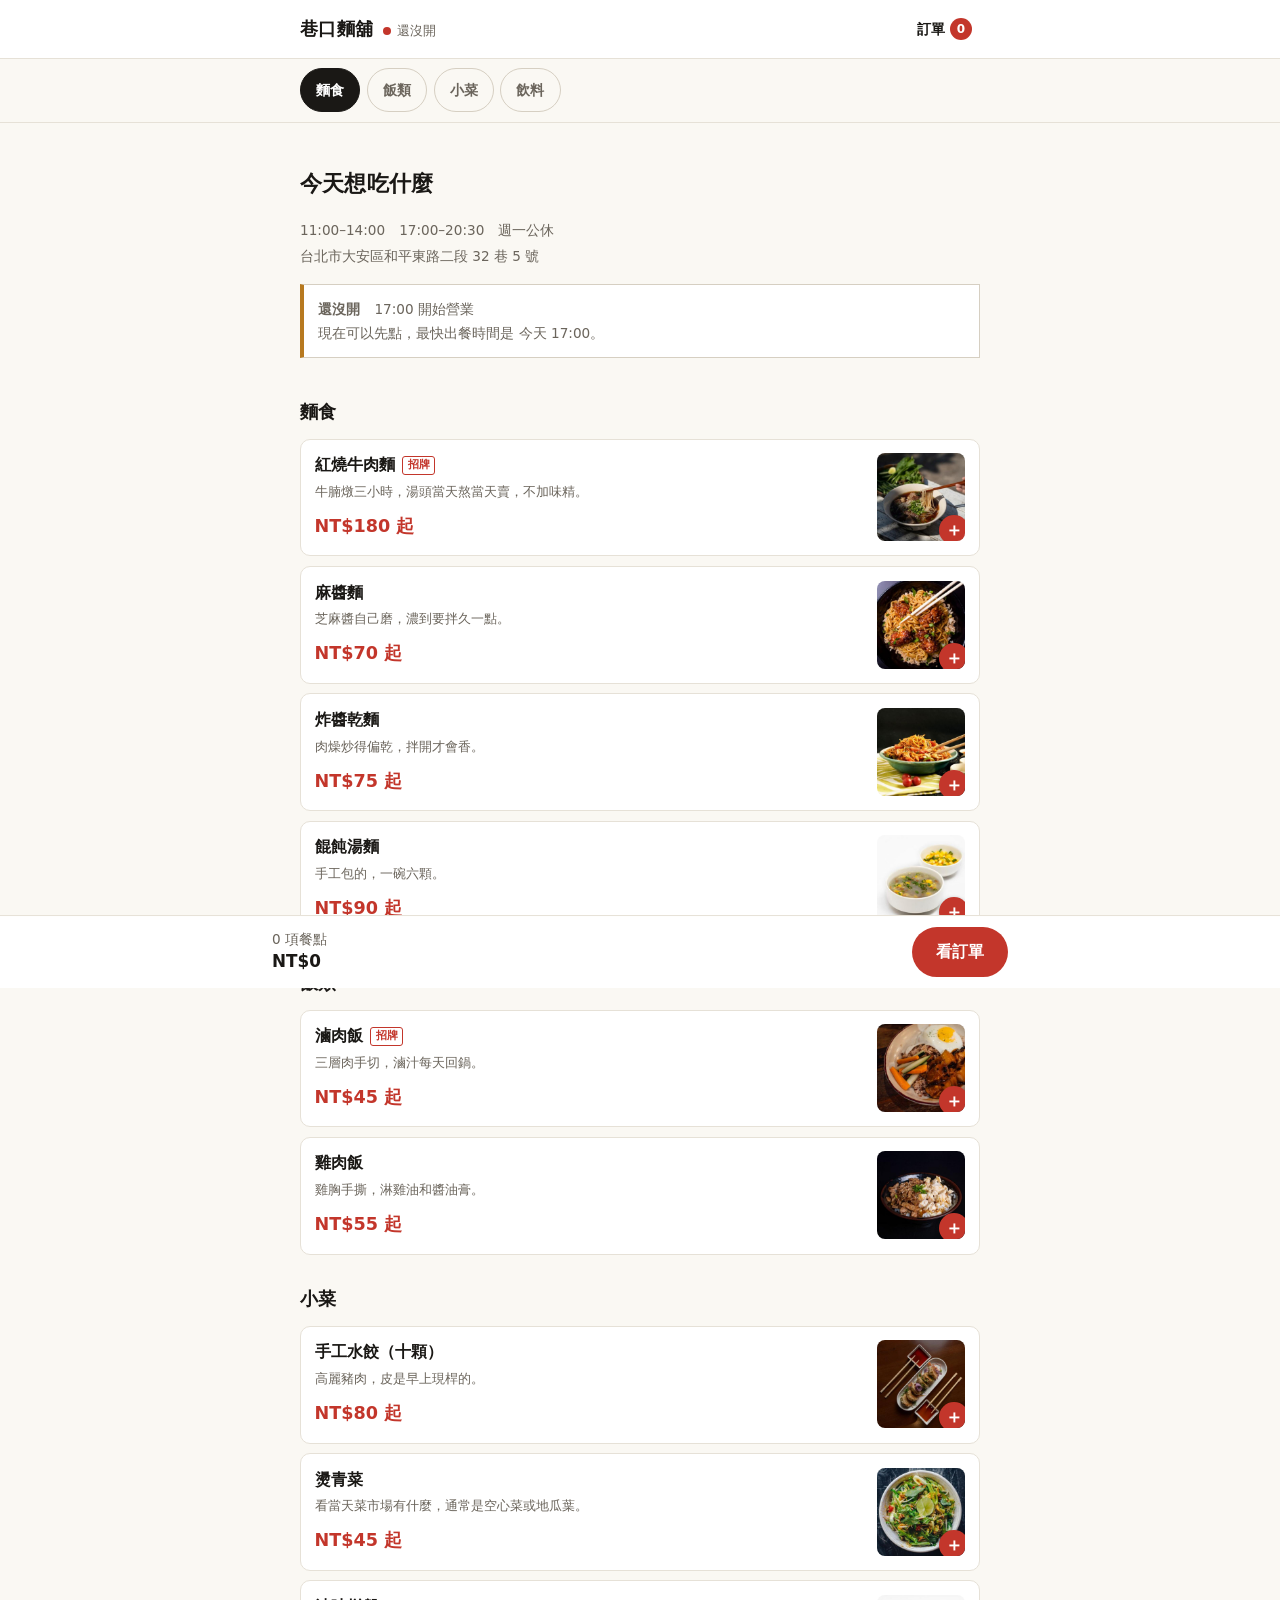
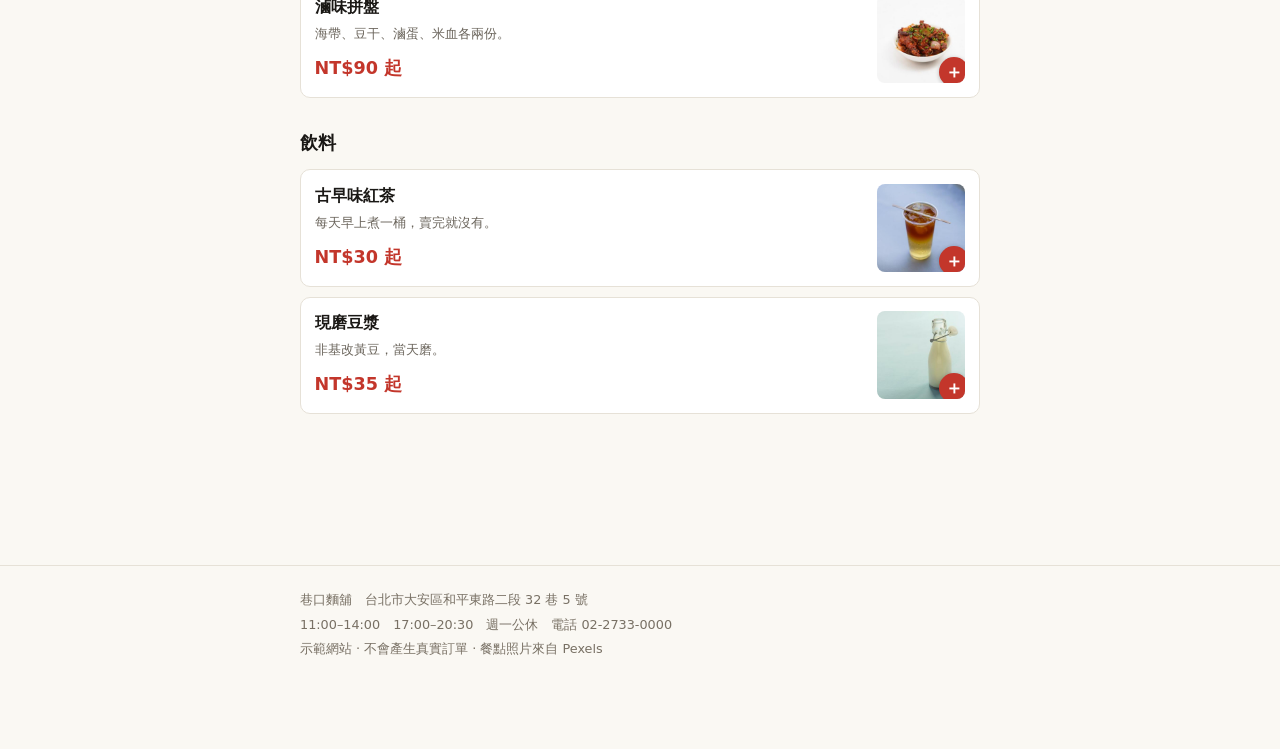
<file: index.html>
<!doctype html>
<html lang="zh-Hant">
<head>
<meta charset="utf-8">
<meta name="viewport" content="width=device-width, initial-scale=1">
<title>巷口麵舖 — 線上點餐</title>
<meta name="description" content="示範用的線上點餐系統。選餐點、加料、選用餐或外送時間，整套流程都能實際操作。">
<meta name="theme-color" content="#ffffff">
<link rel="icon" href="data:image/svg+xml,%3Csvg xmlns=%22http://www.w3.org/2000/svg%22 viewBox=%220 0 32 32%22%3E%3Crect width=%2232%22 height=%2232%22 rx=%226%22 fill=%22%23c3362b%22/%3E%3Cpath d=%22M8 12h16M8 17h16M8 22h10%22 stroke=%22%23fff%22 stroke-width=%222.4%22 stroke-linecap=%22round%22/%3E%3C/svg%3E">
<link rel="stylesheet" href="css/site.css?v=202609092252">
</head>
<body>

<nav class="cats" id="cats" aria-label="餐點分類"><div class="wrap cats-in" id="catsIn"></div></nav>

<main class="wrap page" style="padding-bottom:7rem">
  <section class="hero">
    <h1>今天想吃什麼</h1>
    <p class="meta" id="meta"></p>
    <div id="notice"></div>
  </section>
  <div id="menu"></div>
</main>

<script src="js/data.js?v=202609092252"></script>
<script src="js/hours.js?v=202609092252"></script>
<script src="js/store.js?v=202609092252"></script>
<script src="js/ui.js?v=202609092252"></script>
<script>
(function(){
UI.mount();

var st = Hours.status();
var slots = Hours.slots();
// 沒開也能點，只是變成預約下一個時段 —— 真實點餐 app 都是這樣，
// 也才不會讓客戶在非營業時間打開時什麼都試不了。
var shut = slots.length === 0;

document.getElementById('meta').innerHTML =
  esc(Hours.hoursText()) + '<br>' + esc(SHOP.addr);

document.getElementById('notice').innerHTML = shut
  ? '<div class="notice shut"><b>' + esc(st.text) + '</b>　' + esc(st.sub) + '</div>'
  : st.open
    ? '<div class="notice">' + esc(st.sub) + '　·　點餐後約 ' + SHOP.prepMinutes + ' 分鐘出餐</div>'
    : '<div class="notice"><b>' + esc(st.text) + '</b>　' + esc(st.sub) +
      (slots.length ? '<br>現在可以先點，最快出餐時間是 ' + esc(slots[0].sub) + ' ' + esc(slots[0].label) + '。' : '') + '</div>';

// 分類列
document.getElementById('catsIn').innerHTML = SHOP.cats.map(function(c,i){
  return '<a href="#c-'+c.id+'"'+(i===0?' aria-current="true"':'')+'>'+esc(c.name)+'</a>';
}).join('');

// 菜單
document.getElementById('menu').innerHTML = SHOP.cats.map(function(c){
  var list = SHOP.items.filter(function(m){ return m.cat === c.id; });
  if (!list.length) return '';
  return '<section class="sec" id="c-'+c.id+'"><h2>'+esc(c.name)+'</h2>' +
    '<div class="list">' + list.map(function(m){ return UI.dishHTML(m, shut); }).join('') + '</div></section>';
}).join('');

document.querySelectorAll('[data-dish]').forEach(function(b){
  b.onclick = function(){
    if (shut) { UI.toast('最近幾天都沒有營業時段'); return; }
    UI.openSheet(b.dataset.dish, b);
  };
});

// 捲到哪一區，分類列就標哪一個。直接比捲動位置，不用 IntersectionObserver ——
// 各區塊高度差很多，比較「可見比例」會選錯，而且沒有區塊落在判定帶時會留著舊的高亮。
var secs = [].slice.call(document.querySelectorAll('.sec'));
var tabs = [].slice.call(document.querySelectorAll('.cats a'));
var OFFSET = 150;                      // 頁首 + 分類列的高度，多留一點緩衝

function spy(){
  if (!secs.length) return;
  var y = window.scrollY + OFFSET;
  var cur = secs[0].id;
  secs.forEach(function(s){ if (s.offsetTop <= y) cur = s.id; });
  // 捲到底時直接標最後一區，免得最後一區太短永遠選不到
  if (window.innerHeight + window.scrollY >= document.body.scrollHeight - 4) {
    cur = secs[secs.length - 1].id;
  }
  tabs.forEach(function(t){
    if (t.getAttribute('href') === '#' + cur) t.setAttribute('aria-current','true');
    else t.removeAttribute('aria-current');
  });
}

var tick = false;
window.addEventListener('scroll', function(){
  if (tick) return;
  tick = true;
  requestAnimationFrame(function(){ tick = false; spy(); });
}, { passive: true });
window.addEventListener('resize', spy, { passive: true });
spy();
})();
</script>
</body>
</html>
</file>
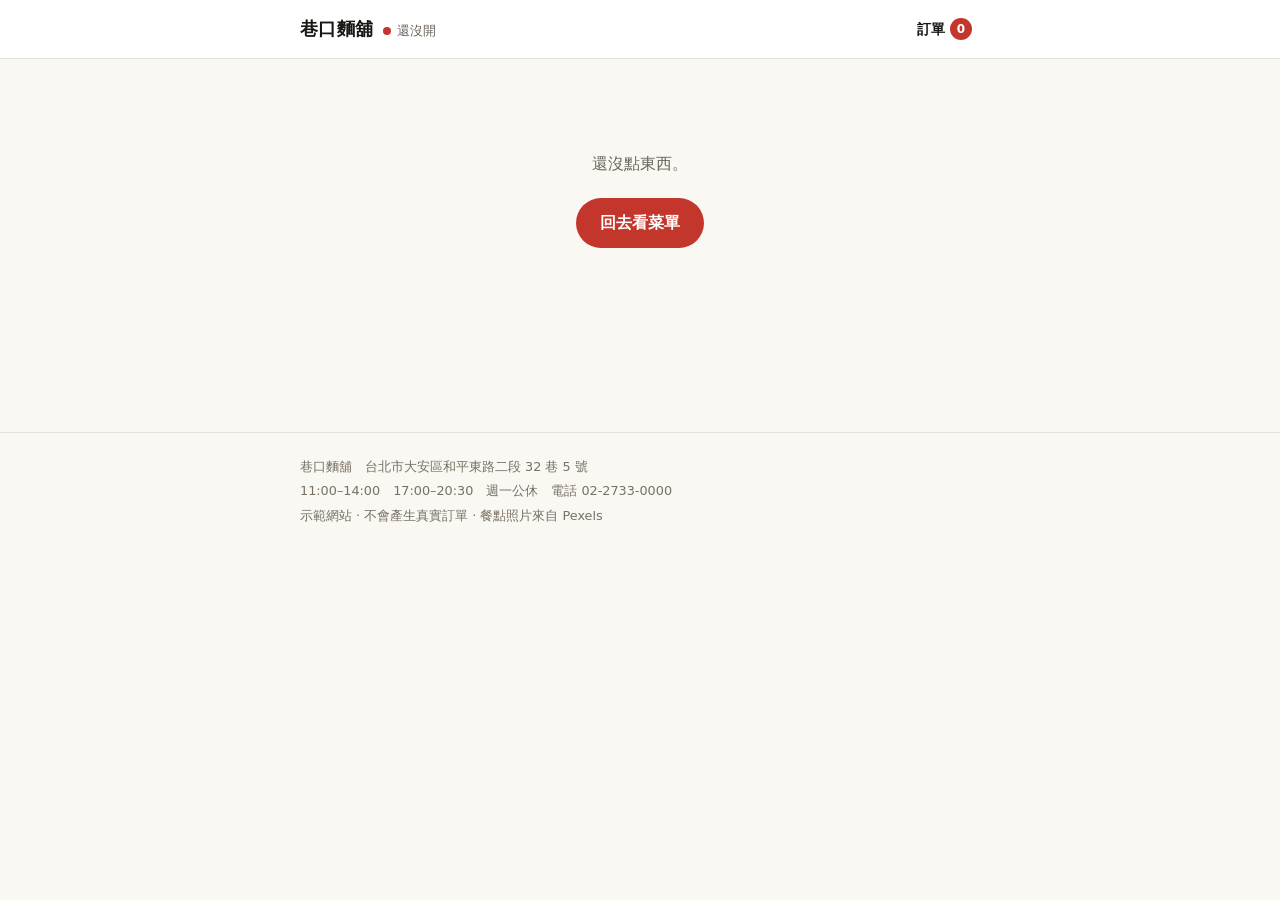
<file: cart.html>
<!doctype html>
<html lang="zh-Hant">
<head>
<meta charset="utf-8">
<meta name="viewport" content="width=device-width, initial-scale=1">
<title>你的訂單 — 巷口麵舖</title>
<meta name="theme-color" content="#ffffff">
<link rel="icon" href="data:image/svg+xml,%3Csvg xmlns=%22http://www.w3.org/2000/svg%22 viewBox=%220 0 32 32%22%3E%3Crect width=%2232%22 height=%2232%22 rx=%226%22 fill=%22%23c3362b%22/%3E%3Cpath d=%22M8 12h16M8 17h16M8 22h10%22 stroke=%22%23fff%22 stroke-width=%222.4%22 stroke-linecap=%22round%22/%3E%3C/svg%3E">
<link rel="stylesheet" href="css/site.css?v=202609092252">
</head>
<body>

<main class="wrap page" id="body"></main>

<script src="js/data.js?v=202609092252"></script>
<script src="js/hours.js?v=202609092252"></script>
<script src="js/store.js?v=202609092252"></script>
<script src="js/ui.js?v=202609092252"></script>
<script>
(function(){
UI.mount({ noBar: true });

function render(){
  var items = Order.items(), t = Order.totals(), b = document.getElementById('body');

  if (!items.length){
    b.innerHTML = '<div class="empty"><p>還沒點東西。</p><a class="btn" href="index.html">回去看菜單</a></div>';
    return;
  }

  b.innerHTML =
    '<h1>你的訂單</h1>' +
    '<div class="card">' +
      items.map(function(it,i){
        var m = SHOP.find(it.id), op = Order.describe(it);
        return '<div class="row">' +
          '<div><div class="nm">' + esc(m.name) + '</div>' +
            (op ? '<div class="op">' + esc(op) + '</div>' : '') +
            (it.note ? '<div class="nt">備註：' + esc(it.note) + '</div>' : '') +
            '<div class="tools">' +
              '<span class="qty"><button data-dec="' + i + '" aria-label="減少 ' + esc(m.name) + '">−</button>' +
              '<span>' + it.qty + '</span>' +
              '<button data-inc="' + i + '" aria-label="增加 ' + esc(m.name) + '"' + (it.qty >= 20 ? ' disabled' : '') + '>＋</button></span>' +
              '<button class="rm" data-rm="' + i + '">移除</button>' +
            '</div></div>' +
          '<div class="pr">' + money(Order.unitPrice(it) * it.qty) + '</div></div>';
      }).join('') +
    '</div>' +

    '<div class="card"><h2>怎麼拿</h2>' +
      '<div class="pick">' +
        [['dinein', UI.MODE.dinein.name, '店裡候位'],
         ['pickup', UI.MODE.pickup.name, '到店取餐'],
         ['delivery', UI.MODE.delivery.name, '低消 ' + money(SHOP.delivery.min)]].map(function(o){
          return '<button data-mode="' + o[0] + '" aria-pressed="' + (Order.mode()===o[0]) + '">' +
            o[1] + '<span class="s">' + o[2] + '</span></button>';
        }).join('') +
      '</div>' +
    '</div>' +

    '<div class="card">' +
      '<div class="tot">' +
        '<div><span>小計</span><span class="num">' + money(t.subtotal) + '</span></div>' +
        (Order.mode()==='delivery'
          ? '<div><span>外送費</span><span class="num">' + (t.fee ? money(t.fee) : '免外送費') + '</span></div>'
          : '') +
        '<div class="t"><span>合計</span><span class="num">' + money(t.total) + '</span></div>' +
      '</div>' +
      (t.shortOf > 0
        ? '<p class="warn">外送低消 ' + money(SHOP.delivery.min) + '，還差 ' + money(t.shortOf) + '</p>'
        : (Order.mode()==='delivery' && t.toFreeFee > 0
            ? '<p class="warn" style="color:var(--amber)">再 ' + money(t.toFreeFee) + ' 免外送費</p>' : '')) +
      '<a class="btn" id="go" href="checkout.html" style="width:100%;margin-top:1rem">' + UI.MODE[Order.mode()].btn + '</a>' +
      '<a class="btn btn-o" href="index.html" style="width:100%;margin-top:.6rem">再加點別的</a>' +
    '</div>';

  var go = document.getElementById('go');
  if (t.shortOf > 0){
    go.setAttribute('aria-disabled','true');
    go.style.background = 'var(--line-2)';
    go.onclick = function(e){ e.preventDefault(); UI.toast('外送還差 ' + money(t.shortOf) + ' 才到低消'); };
  }

  var q = function(sel, fn){ document.querySelectorAll(sel).forEach(fn); };
  q('[data-dec]', function(x){ x.onclick = function(){ var i=+x.dataset.dec, it=Order.items()[i]; if(!it) return; Order.setQty(i, it.qty-1); render(); }; });
  q('[data-inc]', function(x){ x.onclick = function(){ var i=+x.dataset.inc, it=Order.items()[i]; if(!it) return;
    if (it.qty>=20){ UI.toast('一次最多 20 份'); return; }
    Order.setQty(i, it.qty+1); render(); }; });
  q('[data-rm]',  function(x){ x.onclick = function(){ Order.remove(+x.dataset.rm); render(); }; });
  q('[data-mode]',function(x){ x.onclick = function(){ Order.mode(x.dataset.mode); render(); }; });
}

window.addEventListener('xk:sync', render);
render();
})();
</script>
</body>
</html>
</file>
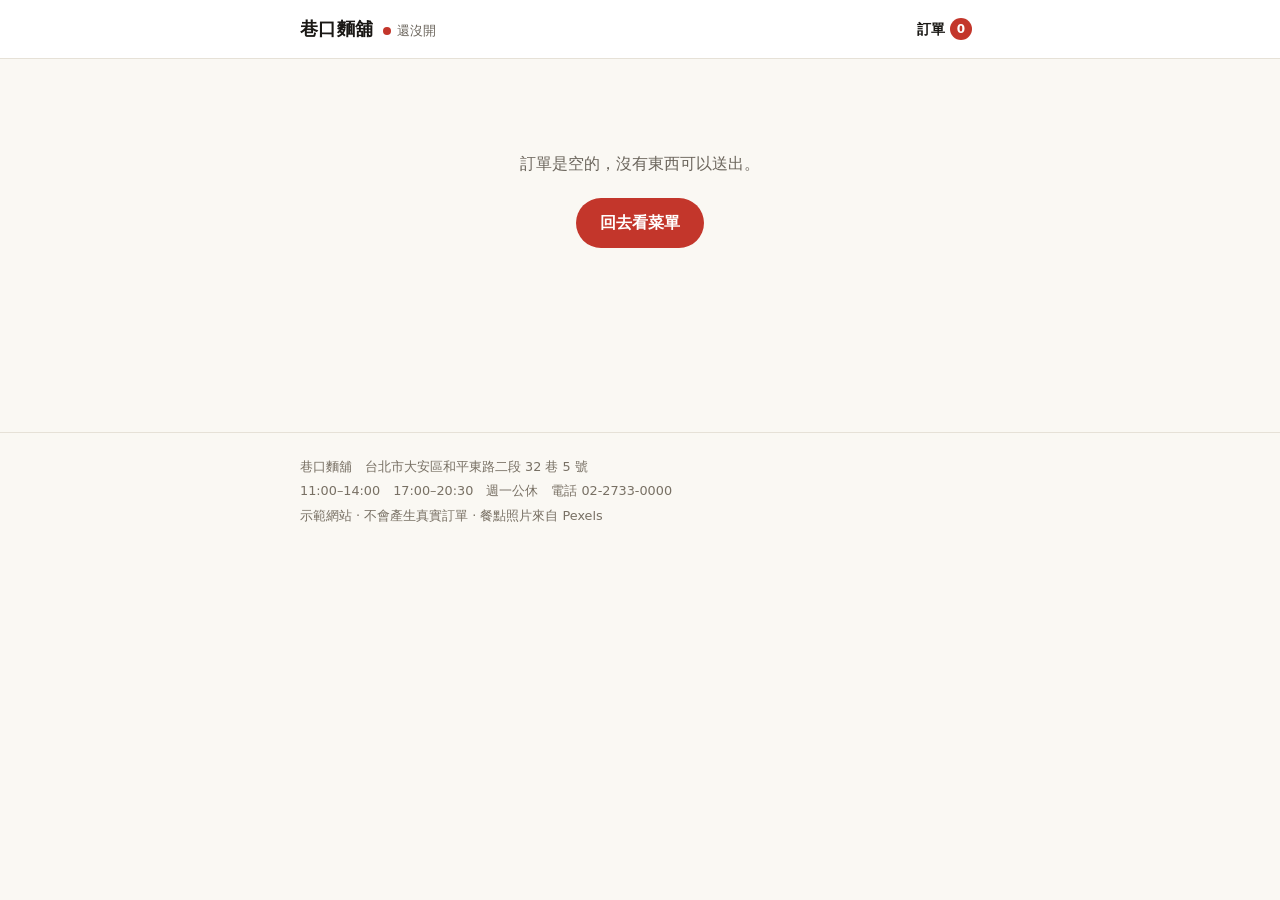
<file: checkout.html>
<!doctype html>
<html lang="zh-Hant">
<head>
<meta charset="utf-8">
<meta name="viewport" content="width=device-width, initial-scale=1">
<title>送出訂單 — 巷口麵舖</title>
<meta name="theme-color" content="#ffffff">
<link rel="icon" href="data:image/svg+xml,%3Csvg xmlns=%22http://www.w3.org/2000/svg%22 viewBox=%220 0 32 32%22%3E%3Crect width=%2232%22 height=%2232%22 rx=%226%22 fill=%22%23c3362b%22/%3E%3Cpath d=%22M8 12h16M8 17h16M8 22h10%22 stroke=%22%23fff%22 stroke-width=%222.4%22 stroke-linecap=%22round%22/%3E%3C/svg%3E">
<link rel="stylesheet" href="css/site.css?v=202609092252">
</head>
<body>

<main class="wrap page" id="body"></main>

<script src="js/data.js?v=202609092252"></script>
<script src="js/hours.js?v=202609092252"></script>
<script src="js/store.js?v=202609092252"></script>
<script src="js/ui.js?v=202609092252"></script>
<script>
(function(){
UI.mount({ noBar: true });

var FKEY = 'xiangkou-form-v1';
var form = { name:'', tel:'', addr:'', memo:'', pay:'cash' };
var errs = {};

// 取餐時段存在 localStorage、重整後還在，聯絡資料就不該憑空消失。
// 用 sessionStorage：分頁關掉即消失，個資不會長期留在裝置上。
try {
  var saved = JSON.parse(sessionStorage.getItem(FKEY) || 'null');
  if (saved && typeof saved === 'object') {
    ['name','tel','addr','memo'].forEach(function(k){
      if (typeof saved[k] === 'string') form[k] = saved[k];
    });
    if (['cash','line','card'].indexOf(saved.pay) >= 0) form.pay = saved.pay;
  }
} catch (e) { /* 讀不到就用空表單 */ }

function saveForm(){
  try { sessionStorage.setItem(FKEY, JSON.stringify(form)); } catch (e) {}
}

function field(k, label, ph, ta){
  var bad = errs[k] ? ' bad' : '';
  var aria = errs[k] ? ' aria-invalid="true" aria-describedby="e_'+k+'"' : '';
  var v = esc(form[k] || '');
  return '<div class="f'+bad+'"><label for="f_'+k+'">'+label+'</label>' +
    (ta ? '<textarea id="f_'+k+'" maxlength="80" placeholder="'+ph+'"'+aria+'>'+v+'</textarea>'
        : '<input id="f_'+k+'" type="text" value="'+v+'" placeholder="'+ph+'"'+aria+'>') +
    (errs[k] ? '<div class="er" id="e_'+k+'" role="alert">'+esc(errs[k])+'</div>' : '') + '</div>';
}

function render(){
  var items = Order.items(), t = Order.totals(), b = document.getElementById('body');
  if (!items.length){
    b.innerHTML = '<div class="empty"><p>訂單是空的，沒有東西可以送出。</p><a class="btn" href="index.html">回去看菜單</a></div>';
    return;
  }

  var slots = Hours.slots();
  var mode = Order.mode();
  var off = UI.modeOffset(mode);

  b.innerHTML =
    '<h1>送出訂單</h1>' +

    '<div class="card"><h2>' + UI.MODE[mode].head + '</h2>' +
      (slots.length
        ? '<div class="slots">' + slots.map(function(s){
            var lab = s.v === 'asap' ? s.label : Hours.plus(s.label, off);
            var sub = s.v === 'asap' ? ('約 ' + (SHOP.prepMinutes + off) + ' 分鐘後') : s.sub;
            return '<button data-slot="' + esc(s.v) + '" aria-pressed="' + (Order.slot()===s.v) + '">' +
              esc(lab) + '<span class="s">' + esc(sub) + '</span></button>';
          }).join('') + '</div>' +
          (off ? '<p class="notice" style="margin-top:.7rem">已含外送路程約 ' + SHOP.delivery.minutes + ' 分鐘，實際到達時間會受路況影響。</p>' : '') +
          (errs.slot ? '<div class="er" role="alert" style="margin-top:.6rem">'+esc(errs.slot)+'</div>' : '')
        : '<p class="warn">現在沒有可以選的時段，' + esc(Hours.nextOpenText()) + '</p>') +
    '</div>' +

    '<div class="card"><h2>' + UI.MODE[mode].name + '　聯絡方式</h2>' +
      field('name','怎麼稱呼你','王先生') +
      field('tel','手機','0912345678') +
      (mode==='delivery' ? field('addr','外送地址','和平東路二段 32 巷 5 號 3 樓') : '') +
      field('memo','整筆訂單的備註（選填）','例如：麻煩多附一副餐具', true) +
    '</div>' +

    '<div class="card"><h2>怎麼付</h2>' +
      '<div class="pick">' +
        [['cash', mode==='delivery' ? '送達付現' : '取餐時付現', '現金'],
         ['line','LINE Pay','到店掃碼'],
         ['card','刷卡','到店刷']].map(function(o){
          return '<button data-pay="'+o[0]+'" aria-pressed="'+(form.pay===o[0])+'">'+o[1]+'<span class="s">'+o[2]+'</span></button>';
        }).join('') +
      '</div>' +
      '<p class="notice" style="margin-top:.9rem">這是示範網站，不會向你收取任何費用，也不會傳送付款資訊。' +
      '真實案子這裡會接金流商的安全欄位或到店付款。</p>' +
    '</div>' +

    '<div class="card">' +
      '<div class="tot">' +
        items.map(function(it){
          var m = SHOP.find(it.id);
          return '<div><span>' + esc(m.name) + ' ×' + it.qty + '</span><span class="num">' + money(Order.unitPrice(it)*it.qty) + '</span></div>';
        }).join('') +
        (t.fee ? '<div><span>外送費</span><span class="num">' + money(t.fee) + '</span></div>' : '') +
        '<div class="t"><span>合計</span><span class="num">' + money(t.total) + '</span></div>' +
      '</div>' +
      '<button class="btn" id="send" style="width:100%;margin-top:1rem">送出訂單</button>' +
      '<a class="btn btn-o" href="cart.html" style="width:100%;margin-top:.6rem">回去改訂單</a>' +
    '</div>';

  bind();
}

function grab(){
  ['name','tel','addr','memo'].forEach(function(k){
    var e = document.getElementById('f_'+k); if (e) form[k] = e.value.trim();
  });
  saveForm();
}

function validate(){
  errs = {};
  if (!Order.slot()) errs.slot = UI.MODE[Order.mode()].err;
  if (!form.name) errs.name = '留個稱呼，好叫號';
  var tel = form.tel.replace(/\D/g,'');
  if (!/^09\d{8}$/.test(tel)) errs.tel = '手機請填 09 開頭的十碼'; else form.tel = tel;
  if (Order.mode()==='delivery' && (!form.addr || form.addr.length < 5)) errs.addr = '外送地址寫詳細一點';
  return !Object.keys(errs).length;
}

function bind(){
  document.querySelectorAll('[data-slot]').forEach(function(b){
    b.onclick = function(){
      grab(); Order.slot(b.dataset.slot);
      document.querySelectorAll('[data-slot]').forEach(function(x){
        x.setAttribute('aria-pressed', String(x === b));
      });
      var e = document.querySelector('.slots + .er'); if (e) e.remove();
    };
  });
  document.querySelectorAll('[data-pay]').forEach(function(b){
    b.onclick = function(){
      grab(); form.pay = b.dataset.pay; saveForm();
      document.querySelectorAll('[data-pay]').forEach(function(x){
        x.setAttribute('aria-pressed', String(x === b));
      });
    };
  });
  document.getElementById('send').onclick = function(){
    grab();
    if (!validate()){ render(); var bad = document.querySelector('.f.bad input, .f.bad textarea');
      if (bad) bad.focus(); else window.scrollTo({top:0}); UI.toast('還有欄位要填'); return; }
    Order.place(form);
    try { sessionStorage.removeItem(FKEY); } catch (e) {}   // 送出後不留在下一張單
    location.href = 'done.html';
  };
}

window.addEventListener('xk:sync', render);
render();
})();
</script>
</body>
</html>
</file>
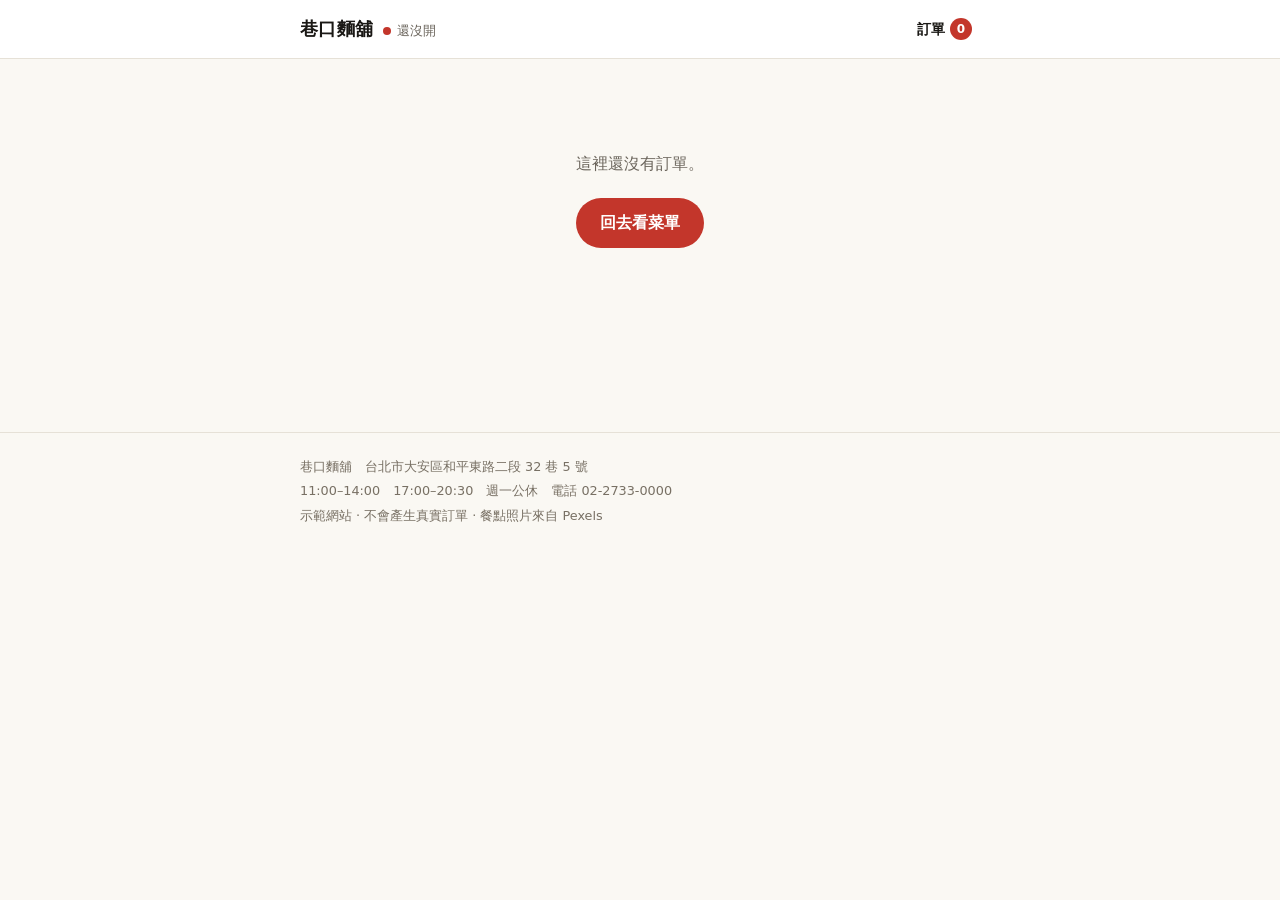
<file: done.html>
<!doctype html>
<html lang="zh-Hant">
<head>
<meta charset="utf-8">
<meta name="viewport" content="width=device-width, initial-scale=1">
<title>訂單完成 — 巷口麵舖</title>
<meta name="theme-color" content="#ffffff">
<link rel="icon" href="data:image/svg+xml,%3Csvg xmlns=%22http://www.w3.org/2000/svg%22 viewBox=%220 0 32 32%22%3E%3Crect width=%2232%22 height=%2232%22 rx=%226%22 fill=%22%23c3362b%22/%3E%3Cpath d=%22M8 12h16M8 17h16M8 22h10%22 stroke=%22%23fff%22 stroke-width=%222.4%22 stroke-linecap=%22round%22/%3E%3C/svg%3E">
<link rel="stylesheet" href="css/site.css?v=202609092252">
</head>
<body>

<main class="wrap page" id="body"></main>

<script src="js/data.js?v=202609092252"></script>
<script src="js/hours.js?v=202609092252"></script>
<script src="js/store.js?v=202609092252"></script>
<script src="js/ui.js?v=202609092252"></script>
<script>
(function(){
UI.mount({ noBar: true });

var o = Order.last();
var b = document.getElementById('body');
var PAY = { cash:'現金', line:'LINE Pay', card:'刷卡' };

if (!o){
  b.innerHTML = '<div class="empty"><p>這裡還沒有訂單。</p><a class="btn" href="index.html">回去看菜單</a></div>';
} else {
  b.innerHTML =
    '<div class="card" style="text-align:center">' +
      '<div style="font-size:.9rem;color:var(--muted)">你的號碼</div>' +
      '<div class="no">' + esc(o.no) + '</div>' +
      '<div style="font-weight:700;margin-top:.4rem">' + UI.MODE[o.mode].name + '　' +
        esc(Hours.label(o.slot, null, UI.modeOffset(o.mode))) + '</div>' +
      '<div style="font-size:.87rem;color:var(--muted);margin-top:.5rem;line-height:1.8">' +
        (o.mode === 'delivery'
          ? '做好會直接送過去，外送員到樓下會打給你。'
          : o.mode === 'dinein'
            ? '到店後跟櫃檯報號碼，找位子坐，做好會送過去。'
            : '做好會叫號，直接到櫃檯報號碼就可以。') +
      '</div>' +
    '</div>' +

    '<div class="card"><h2>點了什麼</h2>' +
      o.items.map(function(it){
        return '<div class="row"><div><div class="nm">' + esc(it.name) + ' ×' + it.qty + '</div>' +
          (it.opts ? '<div class="op">' + esc(it.opts) + '</div>' : '') +
          (it.note ? '<div class="nt">備註：' + esc(it.note) + '</div>' : '') +
        '</div><div class="pr">' + money(it.price * it.qty) + '</div></div>';
      }).join('') +
      '<div class="tot">' +
        (o.totals.fee ? '<div><span>外送費</span><span class="num">' + money(o.totals.fee) + '</span></div>' : '') +
        '<div class="t"><span>合計</span><span class="num">' + money(o.totals.total) + '</span></div>' +
      '</div>' +
    '</div>' +

    '<div class="card"><h2>訂單資料</h2>' +
      '<div class="tot">' +
        '<div><span>稱呼</span><span>' + esc(o.form.name) + '</span></div>' +
        '<div><span>電話</span><span class="num">' + esc(o.form.tel) + '</span></div>' +
        (o.mode === 'delivery' ? '<div><span>地址</span><span>' + esc(o.form.addr) + '</span></div>' : '') +
        '<div><span>付款</span><span>' + (PAY[o.form.pay] || '') + '</span></div>' +
        (o.form.memo ? '<div><span>備註</span><span>' + esc(o.form.memo) + '</span></div>' : '') +
      '</div>' +
      '<p class="notice" style="margin-top:.9rem">這是示範網站。沒有真的訂單、沒有扣款，' +
      '上面這些只存在你自己的瀏覽器裡，沒有送到任何伺服器。</p>' +
      '<button class="btn btn-o" id="again" style="width:100%;margin-top:.9rem">清掉紀錄，再點一次</button>' +
    '</div>';

  document.getElementById('again').onclick = function(){
    Order.reset();
    location.href = 'index.html';
  };
}
})();
</script>
</body>
</html>
</file>
<file: css/site.css>
:root{
  --paper:#faf8f3;
  --card:#fff;
  --ink:#1a1815;
  --muted:#6b655c;
  --faint:#787064;
  --line:#e6e1d7;
  --line-2:#d6cfc2;
  --red:#c3362b;
  --red-dk:#a02b22;
  --green:#3f7a4a;
  --amber:#b7791f;

  --cjk:"PingFang TC","Noto Sans TC","Hiragino Sans CNS","Microsoft JhengHei",system-ui,sans-serif;
  --wrap:46rem;
  --gutter:clamp(1rem,4vw,1.75rem);
  --t:.18s ease;
  --hd:3.6rem;
}

*{box-sizing:border-box}
html{-webkit-text-size-adjust:100%;scroll-behavior:smooth}
body{
  margin:0;background:var(--paper);color:var(--ink);
  font-family:var(--cjk);font-size:16px;line-height:1.7;
  -webkit-font-smoothing:antialiased;
}
img{max-width:100%;height:auto;display:block}
a{color:inherit;text-decoration:none}
button{font:inherit;color:inherit;background:none;border:0;cursor:pointer}
input,select,textarea{font:inherit;color:inherit}
:focus-visible{outline:3px solid var(--red);outline-offset:2px}
@media (prefers-reduced-motion:reduce){*{transition:none!important;animation:none!important;scroll-behavior:auto!important}}

.wrap{max-width:var(--wrap);margin-inline:auto;padding-inline:var(--gutter)}
.num{font-variant-numeric:tabular-nums}
.hide{display:none!important}
.sr{position:absolute;width:1px;height:1px;overflow:hidden;clip:rect(0 0 0 0);white-space:nowrap}

/* ---------- 頁首 ---------- */
.hd{position:sticky;top:0;z-index:60;background:var(--card);border-bottom:1px solid var(--line)}
.hd-in{display:flex;align-items:center;justify-content:space-between;gap:.75rem;min-height:var(--hd)}
.shop{display:flex;align-items:baseline;gap:.6rem;min-width:0}
.shop b{font-size:1.15rem;font-weight:800;letter-spacing:.02em;white-space:nowrap}
.status{display:inline-flex;align-items:center;gap:.35rem;font-size:.8rem;color:var(--muted);white-space:nowrap}
.dot{width:8px;height:8px;border-radius:50%;background:var(--faint);flex-shrink:0}
.dot.on{background:var(--green)}
.dot.off{background:var(--red)}
.hd-cart{display:flex;align-items:center;gap:.3rem;min-height:44px;padding-inline:.5rem;font-size:.9rem;font-weight:700}
.hd-cart .b{background:var(--red);color:#fff;min-width:22px;height:22px;border-radius:11px;display:inline-flex;align-items:center;justify-content:center;font-size:.75rem;padding-inline:6px}

/* ---------- 分類列 ---------- */
.cats{position:sticky;top:var(--hd);z-index:55;background:var(--paper);border-bottom:1px solid var(--line)}
.cats-in{display:flex;gap:.4rem;overflow-x:auto;padding-block:.6rem;scrollbar-width:none}
.cats-in::-webkit-scrollbar{display:none}
.cats a{flex-shrink:0;min-height:44px;display:inline-flex;align-items:center;padding-inline:.95rem;
  border:1px solid var(--line-2);border-radius:999px;font-size:.9rem;font-weight:600;color:var(--muted);transition:all var(--t)}
.cats a[aria-current="true"]{background:var(--ink);border-color:var(--ink);color:#fff}

/* ---------- 招牌區 ---------- */
.hero{padding-block:1.4rem 1rem}
.hero h1{margin:0;font-size:1.7rem;font-weight:800;letter-spacing:.01em}
.hero .meta{margin-top:.4rem;font-size:.85rem;color:var(--muted);line-height:1.9}
.notice{margin-top:.9rem;border:1px solid var(--line-2);border-left:4px solid var(--amber);
  background:var(--card);padding:.7rem .9rem;font-size:.85rem;line-height:1.8;color:var(--muted)}
.notice.shut{border-left-color:var(--red)}

/* ---------- 菜單 ---------- */
.sec{padding-block:1.4rem .4rem;scroll-margin-top:calc(var(--hd) + 3.4rem)}
.sec h2{margin:0 0 .7rem;font-size:1.15rem;font-weight:800}
.list{display:flex;flex-direction:column;gap:.6rem}

.dish{display:grid;grid-template-columns:1fr 88px;gap:.9rem;width:100%;text-align:left;
  background:var(--card);border:1px solid var(--line);border-radius:10px;padding:.85rem;transition:border-color var(--t),box-shadow var(--t)}
.dish:hover{border-color:var(--line-2);box-shadow:0 2px 10px rgba(26,24,21,.06)}
.dish .nm{font-size:1.02rem;font-weight:700;line-height:1.5;display:flex;align-items:center;gap:.45rem;flex-wrap:wrap}
.tag{font-size:.7rem;font-weight:700;color:var(--red);border:1px solid var(--red);border-radius:3px;padding:0 .3rem;line-height:1.5}
.dish .ds{display:block;margin-top:.2rem;font-size:.82rem;color:var(--muted);line-height:1.75}
.dish .pr{display:block;margin-top:.5rem;font-size:1.1rem;font-weight:800;color:var(--red)}
.dish .th{position:relative;width:88px;height:88px;border-radius:8px;overflow:hidden;background:var(--line)}
.dish .th img{width:100%;height:100%;object-fit:cover}
.dish .plus{position:absolute;right:-4px;bottom:-4px;width:30px;height:30px;border-radius:50%;
  background:var(--red);color:#fff;font-size:1.1rem;line-height:30px;text-align:center;font-weight:700;box-shadow:0 1px 4px rgba(0,0,0,.25)}
.dish[disabled]{opacity:.5;cursor:not-allowed}

/* ---------- 客製面板 ---------- */
.scrim{position:fixed;inset:0;background:rgba(26,24,21,.5);opacity:0;pointer-events:none;transition:opacity var(--t);z-index:70}
.scrim.on{opacity:1;pointer-events:auto}
.sheet{position:fixed;left:0;right:0;bottom:0;z-index:80;background:var(--card);
  border-radius:16px 16px 0 0;max-height:92vh;display:flex;flex-direction:column;
  transform:translateY(100%);visibility:hidden;
  transition:transform .25s cubic-bezier(.2,.8,.3,1),visibility 0s linear .25s}
.sheet.on{transform:translateY(0);visibility:visible;transition:transform .25s cubic-bezier(.2,.8,.3,1),visibility 0s}
@media (min-width:40rem){
  .sheet{left:50%;right:auto;bottom:auto;top:50%;width:min(34rem,94vw);border-radius:14px;
    transform:translate(-50%,-46%) scale(.98);max-height:88vh}
  .sheet.on{transform:translate(-50%,-50%) scale(1)}
}
.sheet-hd{position:relative;flex-shrink:0}
.sheet-hd img{width:100%;height:150px;object-fit:cover;border-radius:16px 16px 0 0}
@media (min-width:40rem){.sheet-hd img{border-radius:14px 14px 0 0}}
.sheet-x{position:absolute;top:.6rem;right:.6rem;width:44px;height:44px;border-radius:50%;
  background:rgba(255,255,255,.92);font-size:1.1rem;line-height:36px;text-align:center;box-shadow:0 1px 6px rgba(0,0,0,.2)}
.sheet-body{overflow-y:auto;padding:1rem var(--gutter) .5rem;flex-grow:1;-webkit-overflow-scrolling:touch}
.sheet-body h3{margin:0;font-size:1.2rem;font-weight:800}
.sheet-body .ds{margin:.3rem 0 0;font-size:.87rem;color:var(--muted);line-height:1.8}

.grp{margin-top:1.4rem;border-top:1px solid var(--line);padding-top:1rem}
.grp-hd{display:flex;align-items:baseline;justify-content:space-between;gap:.75rem;margin-bottom:.6rem}
.grp-hd b{font-size:.98rem;font-weight:700}
.req{font-size:.72rem;font-weight:700;color:#fff;background:var(--red);border-radius:3px;padding:.05rem .35rem}
.opt-many{font-size:.75rem;color:var(--faint)}
.opts{display:flex;flex-direction:column;gap:.1rem}
.opt{display:flex;align-items:center;gap:.7rem;width:100%;text-align:left;min-height:46px;padding:.35rem .1rem;font-size:.94rem;border-radius:6px;transition:background var(--t)}
.opt:hover{background:var(--paper)}
.box{width:21px;height:21px;flex-shrink:0;border:2px solid var(--line-2);background:#fff;transition:all var(--t)}
.opt[data-type="one"] .box{border-radius:50%}
.opt[data-type="many"] .box{border-radius:4px}
/* 單選是 radio（aria-checked）、複選是 toggle（aria-pressed），選中樣式兩者共用 */
.opt[aria-pressed="true"] .box,
.opt[aria-checked="true"] .box{border-color:var(--red);background:var(--red);box-shadow:inset 0 0 0 3px #fff}
.opt[data-type="many"][aria-pressed="true"] .box{box-shadow:inset 0 0 0 2.5px #fff}
.opt .lb{flex-grow:1}
.opt .dd{font-size:.88rem;font-weight:700;color:var(--muted);white-space:nowrap}
.opt[aria-pressed="true"] .dd,
.opt[aria-checked="true"] .dd{color:var(--red)}

.note-in{width:100%;min-height:46px;border:1px solid var(--line-2);border-radius:8px;padding:.6rem .7rem;font-size:.92rem;background:#fff;resize:none}
.note-in:focus{border-color:var(--red);outline:none;box-shadow:0 0 0 3px rgba(195,54,43,.15)}
.cnt{font-size:.75rem;color:var(--faint);text-align:right;margin-top:.25rem}

.sheet-ft{flex-shrink:0;border-top:1px solid var(--line);background:var(--card);
  padding:.75rem var(--gutter) calc(.75rem + env(safe-area-inset-bottom));display:flex;gap:.7rem;align-items:center}
.qty{display:flex;align-items:center;border:1px solid var(--line-2);border-radius:999px;flex-shrink:0}
.qty button{width:42px;height:44px;font-size:1.15rem;font-weight:700;color:var(--red)}
.qty button[disabled]{color:var(--line-2);cursor:not-allowed}
.qty span{min-width:1.7rem;text-align:center;font-weight:700}

.cta{flex-grow:1;min-height:50px;border-radius:999px;background:var(--red);color:#fff;font-size:1rem;font-weight:700;
  display:inline-flex;align-items:center;justify-content:center;gap:.6rem;transition:background var(--t)}
.cta:hover{background:var(--red-dk)}
.cta[disabled]{background:var(--line-2);color:#fff;cursor:not-allowed}
.cta .amt{font-variant-numeric:tabular-nums}

/* ---------- 底部訂單列 ---------- */
.bar{position:fixed;left:0;right:0;bottom:0;z-index:50;padding:.7rem var(--gutter) calc(.7rem + env(safe-area-inset-bottom));
  background:var(--card);border-top:1px solid var(--line);transform:translateY(120%);transition:transform var(--t)}
.bar.on{transform:translateY(0)}
.bar-in{max-width:var(--wrap);margin-inline:auto;display:flex;gap:.7rem;align-items:center}
.bar .sum{flex-grow:1;font-size:.85rem;color:var(--muted);line-height:1.5}
.bar .sum b{display:block;font-size:1.05rem;color:var(--ink);font-weight:800}

/* ---------- 訂單 / 結帳共用 ---------- */
.page{padding-block:1.2rem 6rem}
.page h1{margin:0 0 1rem;font-size:1.4rem;font-weight:800}
.card{background:var(--card);border:1px solid var(--line);border-radius:10px;padding:1rem;margin-bottom:.9rem}
.card h2{margin:0 0 .8rem;font-size:1rem;font-weight:800}

.row{display:grid;grid-template-columns:1fr auto;gap:.5rem 1rem;padding-block:.8rem;border-bottom:1px solid var(--line)}
.row:last-child{border-bottom:0}
.row .nm{font-weight:700;font-size:.98rem}
.row .op{font-size:.82rem;color:var(--muted);margin-top:.15rem;line-height:1.7}
.row .nt{font-size:.82rem;color:var(--amber);margin-top:.15rem;white-space:pre-wrap}
.row .pr{font-weight:700;white-space:nowrap;font-variant-numeric:tabular-nums}
.row .tools{display:flex;align-items:center;gap:.5rem;margin-top:.5rem}
.row .tools .qty button{width:36px;height:40px;font-size:1rem}
.row .rm{font-size:.82rem;color:var(--faint);min-height:40px;padding-inline:.4rem}
.row .rm:hover{color:var(--red)}

.pick{display:flex;gap:.5rem;flex-wrap:wrap}
.pick button{flex:1 1 8rem;min-height:52px;border:1px solid var(--line-2);border-radius:8px;background:#fff;
  font-size:.92rem;font-weight:600;display:flex;flex-direction:column;align-items:center;justify-content:center;gap:.1rem;transition:all var(--t)}
.pick button .s{font-size:.75rem;font-weight:400;color:var(--faint)}
.pick button[aria-pressed="true"]{border-color:var(--red);background:#fdf4f3;color:var(--red)}
.pick button[aria-pressed="true"] .s{color:var(--red)}
.pick button[disabled]{opacity:.45;cursor:not-allowed}

.slots{display:grid;grid-template-columns:repeat(auto-fill,minmax(6.2rem,1fr));gap:.5rem}
.slots button{min-height:48px;border:1px solid var(--line-2);border-radius:8px;background:#fff;font-size:.92rem;font-weight:600;
  display:flex;flex-direction:column;align-items:center;justify-content:center;line-height:1.35;transition:all var(--t)}
.slots button .s{font-size:.72rem;font-weight:400;color:var(--faint)}
.slots button[aria-pressed="true"]{border-color:var(--red);background:#fdf4f3;color:var(--red)}
.slots button[aria-pressed="true"] .s{color:var(--red)}

.f{margin-bottom:.9rem}
.f label{display:block;font-size:.85rem;font-weight:600;margin-bottom:.35rem}
.f input,.f textarea{width:100%;min-height:48px;border:1px solid var(--line-2);border-radius:8px;padding:.6rem .75rem;background:#fff;font-size:.98rem}
.f textarea{min-height:70px;resize:vertical}
.f input:focus,.f textarea:focus{border-color:var(--red);outline:none;box-shadow:0 0 0 3px rgba(195,54,43,.15)}
.f .er{color:var(--red);font-size:.82rem;margin-top:.3rem;font-weight:600}
.f.bad input,.f.bad textarea{border-color:var(--red)}

.tot{margin-top:.4rem}
.tot div{display:flex;justify-content:space-between;gap:1rem;padding-block:.35rem;font-size:.92rem;color:var(--muted)}
.tot .t{border-top:1px solid var(--line);margin-top:.4rem;padding-top:.7rem;color:var(--ink);font-weight:800;font-size:1.05rem}
.tot .num{font-variant-numeric:tabular-nums}
.warn{margin-top:.7rem;font-size:.85rem;color:var(--red);font-weight:600;line-height:1.7}

.empty{text-align:center;padding-block:3.5rem}
.empty p{color:var(--muted);margin-bottom:1.3rem}
.btn{display:inline-flex;align-items:center;justify-content:center;min-height:50px;padding-inline:1.5rem;border-radius:999px;
  background:var(--red);color:#fff;font-weight:700;transition:background var(--t)}
.btn:hover{background:var(--red-dk)}
.btn[disabled]{background:var(--line-2);cursor:not-allowed}
.btn-o{background:#fff;color:var(--ink);border:1px solid var(--line-2)}
.btn-o:hover{background:var(--paper);border-color:var(--ink)}

.no{font-size:3.2rem;font-weight:800;color:var(--red);line-height:1.1;font-variant-numeric:tabular-nums}

.toast{position:fixed;left:50%;bottom:5.2rem;transform:translate(-50%,.6rem);z-index:90;background:var(--ink);color:#fff;
  padding:.7rem 1.15rem;border-radius:999px;font-size:.88rem;font-weight:600;opacity:0;pointer-events:none;transition:all var(--t)}
.toast.on{opacity:1;transform:translate(-50%,0)}

footer{border-top:1px solid var(--line);margin-top:2rem;padding-block:1.4rem 5.5rem;font-size:.8rem;color:var(--faint);line-height:1.9}

/* Explicit placeholder colour: browser defaults sit right on the 4.5:1 line */
input::placeholder,textarea::placeholder{color:#6b6459;opacity:1}
</file>
